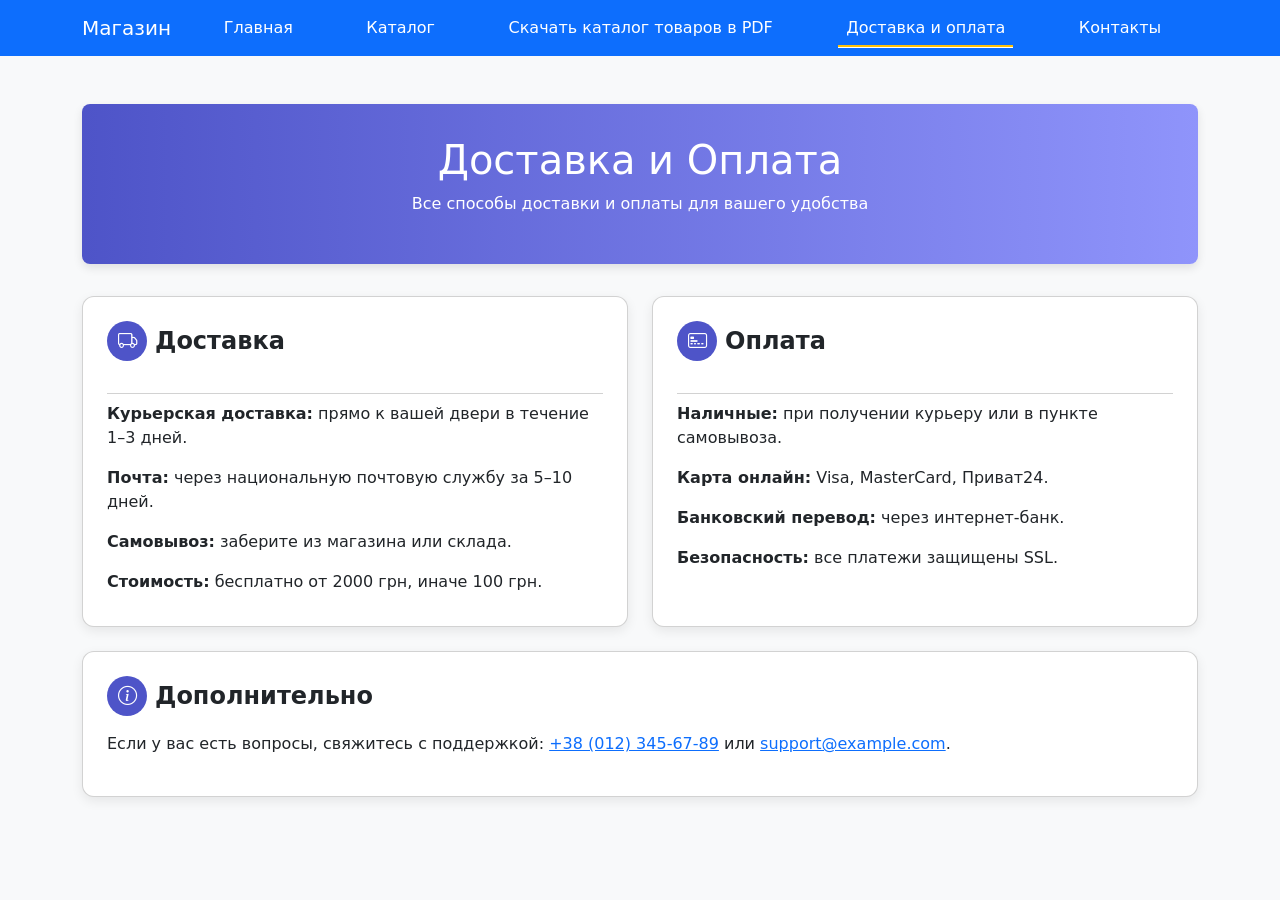
<file: dostavka.html>
<!DOCTYPE html>
<html lang="ru">
<head>
  <meta charset="UTF-8">
  <meta name="viewport" content="width=device-width, initial-scale=1.0">
  <title>Доставка и Оплата</title>
  <!-- Bootstrap CSS -->
  <link href="https://cdn.jsdelivr.net/npm/bootstrap@5.3.2/dist/css/bootstrap.min.css" rel="stylesheet">
  <!-- Bootstrap Icons -->
  <link href="https://cdn.jsdelivr.net/npm/bootstrap-icons@1.10.5/font/bootstrap-icons.css" rel="stylesheet">
  <link rel="stylesheet" href="public/css/style.css">
  
</head>
<body>

    <nav class="navbar navbar-expand-lg navbar-dark bg-primary">
      <div class="container">
        <a class="navbar-brand" href="index.html">Магазин</a>
        <button
          class="navbar-toggler"
          type="button"
          data-bs-toggle="collapse"
          data-bs-target="#navbarNav"
          aria-controls="navbarNav"
          aria-expanded="false"
          aria-label="Toggle navigation"
        >
          <span class="navbar-toggler-icon"></span>
        </button>
        <div class="collapse navbar-collapse" id="navbarNav">
          <ul class="navbar-nav w-100 d-flex justify-content-lg-around">
            <li class="nav-item">
              <a class="nav-link " aria-current="page" href="index.html"
                >Главная</a
              >
            </li>
            <li class="nav-item">
              <a class="nav-link " href="catalog.html">Каталог</a>
            </li>
            <li class="nav-item">
              <a class="nav-link" href="catalog.pdf" download="catalog.pdf">
                Скачать  каталог товаров в  PDF
              </a>
            </li>
            <li class="nav-item">
              <a class="nav-link active" href="dostavka.html">Доставка  и  оплата</a>
            </li>
            <li class="nav-item">
              <a class="nav-link" href="contacts.html">Контакты</a>
            </li>
            
          </ul>
        </div>
      </div>
    </nav>

<div class="container my-5">

  <div class="page-header">
    <h1>Доставка и Оплата</h1>
    <p>Все способы доставки и оплаты для вашего удобства</p>
  </div>

  <div class="row mb-4 g-4">

    <!-- Доставка -->
    <div class="col-12 col-md-6">
      <div class="card p-4 h-100">
        <h2 class="section-title"><span class="icon-circle"><i class="bi bi-truck"></i></span> Доставка</h2>
        <ul class="list-group list-group-flush mt-3">
          <li class="list-group-item">
            <strong>Курьерская доставка:</strong> прямо к вашей двери в течение 1–3 дней.
          </li>
          <li class="list-group-item">
            <strong>Почта:</strong> через национальную почтовую службу за 5–10 дней.
          </li>
          <li class="list-group-item">
            <strong>Самовывоз:</strong> заберите из магазина или склада.
          </li>
          <li class="list-group-item">
            <strong>Стоимость:</strong> бесплатно от 2000 грн, иначе 100 грн.
          </li>
        </ul>
      </div>
    </div>

    <!-- Оплата -->
    <div class="col-12 col-md-6">
      <div class="card p-4 h-100">
        <h2 class="section-title"><span class="icon-circle"><i class="bi bi-credit-card-2-front"></i></span> Оплата</h2>
        <ul class="list-group list-group-flush mt-3">
          <li class="list-group-item">
            <strong>Наличные:</strong> при получении курьеру или в пункте самовывоза.
          </li>
          <li class="list-group-item">
            <strong>Карта онлайн:</strong> Visa, MasterCard, Приват24.
          </li>
          <li class="list-group-item">
            <strong>Банковский перевод:</strong> через интернет-банк.
          </li>
          <li class="list-group-item">
            <strong>Безопасность:</strong> все платежи защищены SSL.
          </li>
        </ul>
      </div>
    </div>

  </div>

  <!-- Дополнительно -->
  <div class="row">
    <div class="col-12">
      <div class="card p-4">
        <h2 class="section-title"><span class="icon-circle"><i class="bi bi-info-circle"></i></span> Дополнительно</h2>
        <p>
          Если у вас есть вопросы, свяжитесь с поддержкой:
          <a href="tel:+380123456789">+38 (012) 345-67-89</a> или
          <a href="mailto:support@example.com">support@example.com</a>.
        </p>
      </div>
    </div>
  </div>

</div>

<!-- Bootstrap JS -->
<script src="https://cdn.jsdelivr.net/npm/bootstrap@5.3.2/dist/js/bootstrap.bundle.min.js"></script>
</body>
</html>
</file>
<file: public/css/style.css>
/* Простая анимация кнопки */
button:disabled {
  cursor: not-allowed;
  opacity: 0.6;
}

.bg_image_main {
  background-image: url(../img/bg_image.png);
  background-size: cover;
  background-position: center;
  background-repeat: no-repeat;
  background-attachment: scroll;
}

.slick-prev,
.slick-next {
  z-index: 1000;
  width: 45px;
  height: 45px;
}

.slick-prev:before,
.slick-next:before {
  font-size: 35px;
  color: rgb(47, 67, 220);
}

/* базовые точки */
.slick-dots li button {
  width: 12px;
  height: 12px;
  border-radius: 50%;
  background: rgb(4, 42, 230);
  margin-right: 25px;
}

.slick-dots li button:before {
  content: none !important;
}

.slick-dots li.slick-active button {
  background: rgb(235, 11, 11);
  opacity: 1;
}

/* Для мобильного */
@media (max-width: 576px) {
  .slick-dots li button {
    width: 18px;
    height: 18px;
    border-radius: 50%;
    background: rgb(120, 232, 21);
  }

  .slick-dots li.slick-active button {
    background: rgb(235, 11, 11);
  }
}

.navbar-nav .nav-link.active {
  border-bottom: 3px solid #ffc107;
  padding-bottom: 5px;
}

/* Для темного фона можно использовать белую линию */
.navbar-dark .navbar-nav .nav-link.active {
  border-bottom: 3px solid white;
}

/* Простая анимация кнопки */
button:disabled {
  cursor: not-allowed;
  opacity: 0.6;
}

.bg_image_catalog {
  background-image: url(../img/bg_catalog.png);
  background-size: cover;
  background-position: center;
  background-repeat: no-repeat;
  background-attachment: fixed;
}

/* Простая анимация кнопки */
button:disabled {
  cursor: not-allowed;
  opacity: 0.6;
}
.bg_contacts {
  background-image: url(../img/bg_contacts.png);
  background-size: cover;
  background-position: center;
  background-repeat: no-repeat;
  background-attachment: fixed;
}

/* Подчеркивание при наведении */
.navbar-nav .nav-link {
  position: relative;
  transition: color 0.3s ease;
  color: white;
}

.navbar-nav .nav-link::after {
  content: "";
  position: absolute;
  bottom: -2px;
  left: 0;
  width: 0;
  height: 2px;
  background-color: white;
  transition: width 0.3s ease;
}

.nav-link:hover {
  color: #ffc107;
}

/* Для активной страницы подчеркивание всегда видно */
.navbar-nav .nav-link.active::after {
  width: 100%;
  background-color: #ffc107; /* желтый цвет для активной страницы */
}

/* Отзывы */

.carousel {
  position: relative;
  max-width: 1250px;
  margin: auto;
  overflow: hidden;
}

.carousel-track-wrapper {
  overflow: hidden;
}

.carousel-track {
  display: flex;
  transition: transform 0.5s ease-in-out;
  background-color: aqua;
}

.review-card {
  width: 30%;
  min-width: 250px;
  padding: 20px;
  background: #cee9a8;
  border-radius: 10px;
  text-align: center;
}

.review-card img {
  width: 80px;
  height: 80px;
  border-radius: 50%;
  object-fit: cover;
}

.arrow {
  position: absolute;
  top: 50%;
  transform: translateY(-50%);
  background: rgb(128, 214, 102);
  color: rgb(206, 51, 51);
  border: none;
  border-radius: 50%;
  width: 45px;
  height: 45px;
  padding: 10px;
  cursor: pointer;
  z-index: 10;
}

.left {
  left: 10px;
}
.right {
  right: 10px;
}

.carousel-dots {
  text-align: center;
  margin-top: 15px;
}

.carousel-dots span {
  height: 10px;
  width: 10px;
  margin: 15px;
  display: inline-block;
  background: rgb(233, 22, 22);
  border-radius: 50%;
  cursor: pointer;
}

.carousel-dots .active {
  background: black;
}

#carouselTrack {
  display: flex;
  gap: 20px;
  justify-content: center;
}

/* Страница  доставка */

body {
  background-color: #f0f2f5;
}

.page-header {
  background: linear-gradient(90deg, #4e54c8, #8f94fb);
  color: #fff;
  padding: 2rem 1rem;
  text-align: center;
  border-radius: 0.5rem;
  margin-bottom: 2rem;
  box-shadow: 0 4px 10px rgba(0, 0, 0, 0.1);
}

.section-title {
  font-size: 1.5rem;
  margin-bottom: 1rem;
  font-weight: 600;
  display: flex;
  align-items: center;
  gap: 0.5rem;
}

.card {
  border-radius: 0.75rem;
  box-shadow: 0 4px 12px rgba(0, 0, 0, 0.08);
  transition:
    transform 0.3s ease,
    box-shadow 0.3s ease;
}

.card:hover {
  transform: translateY(-5px);
  box-shadow: 0 8px 20px rgba(0, 0, 0, 0.15);
}

.icon-circle {
  display: flex;
  align-items: center;
  justify-content: center;
  width: 40px;
  height: 40px;
  border-radius: 50%;
  background-color: #4e54c8;
  color: #fff;
  font-size: 1.2rem;
}

.list-group-item {
  border: none;
  padding-left: 0;
  padding-right: 0;
}

@media (max-width: 768px) {
  .section-title {
    font-size: 1.3rem;
  }
}

/* График */

body {
  background-color: #f8f9fa;
}
.chart-card {
  border-radius: 0.75rem;
  padding: 1.5rem;
  background-color: #fff;
  box-shadow: 0 4px 12px rgba(0, 0, 0, 0.08);
  transition:
    transform 0.3s ease,
    box-shadow 0.3s ease;
}
.chart-card:hover {
  transform: translateY(-5px);
  box-shadow: 0 8px 20px rgba(0, 0, 0, 0.15);
}
.chart-title {
  font-size: 1.5rem;
  font-weight: 600;
  margin-bottom: 1rem;
  text-align: center;
  color: #343a40;
}
</file>
